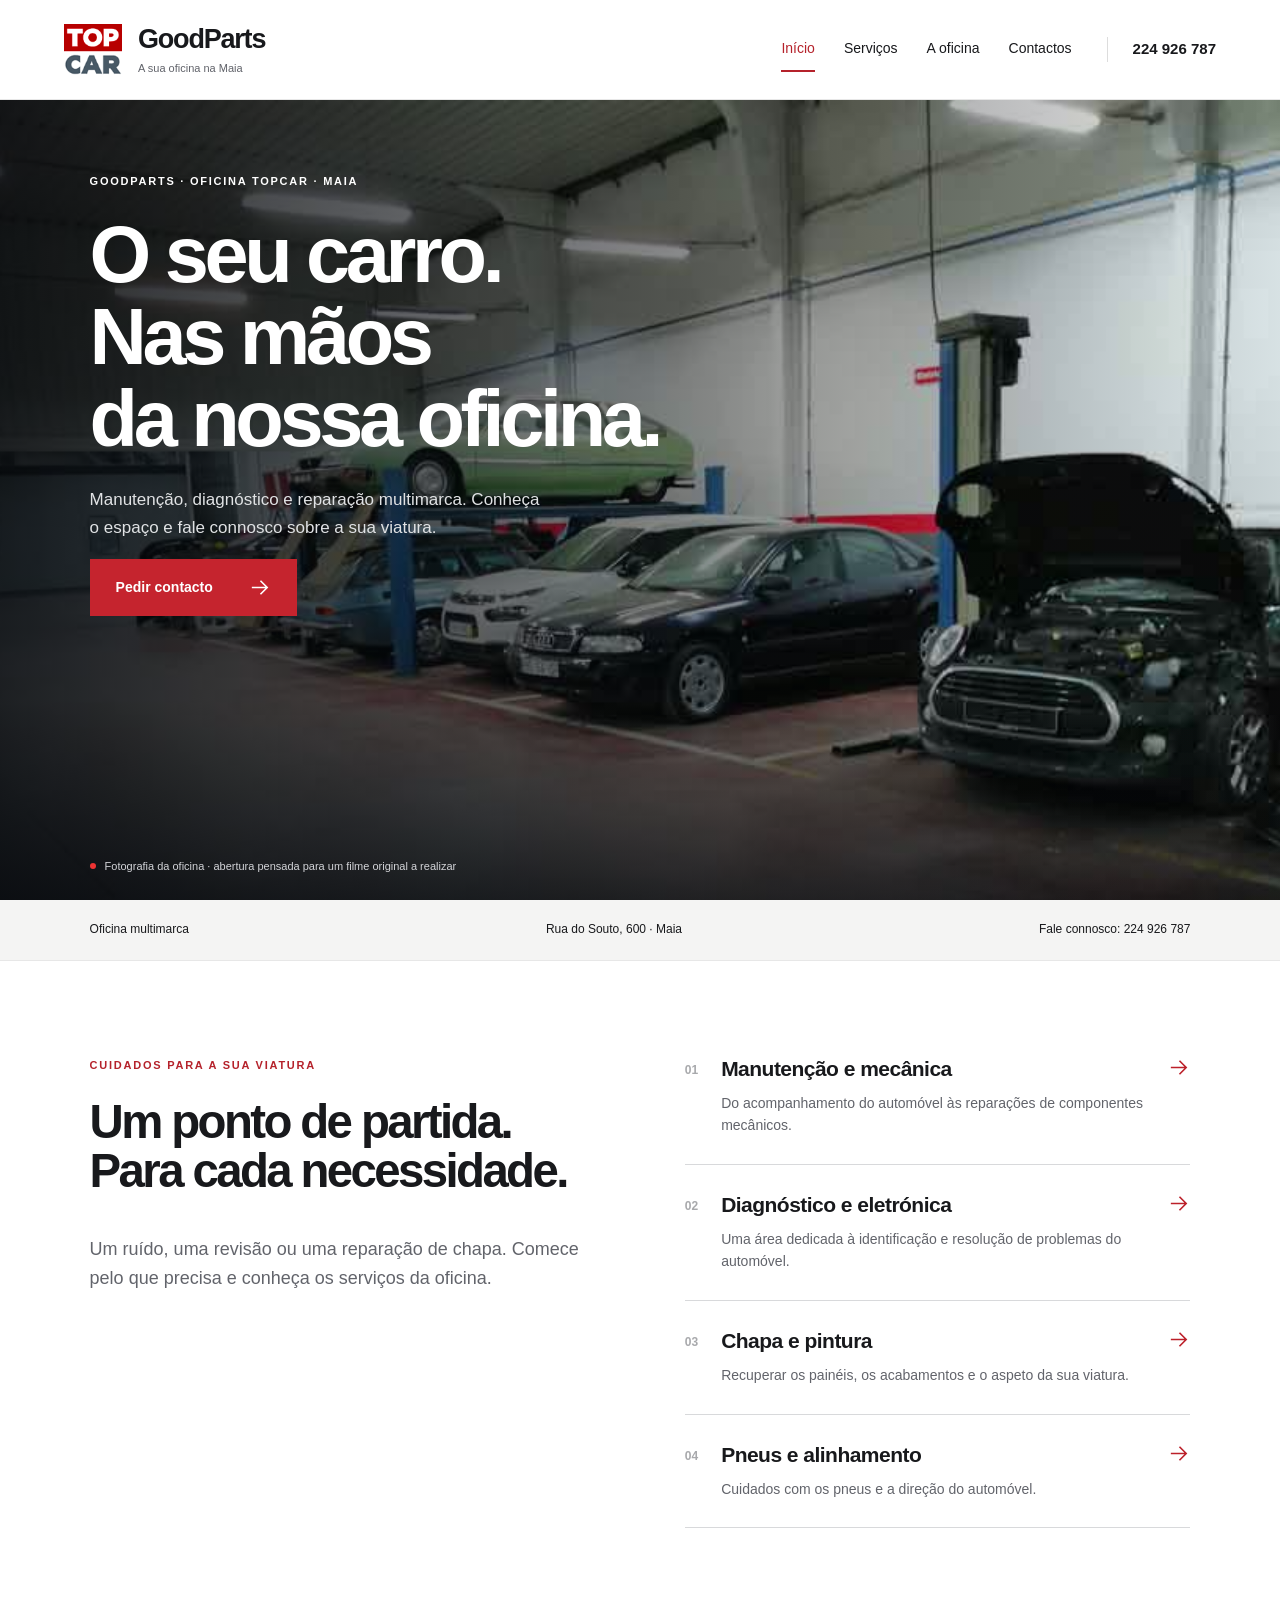
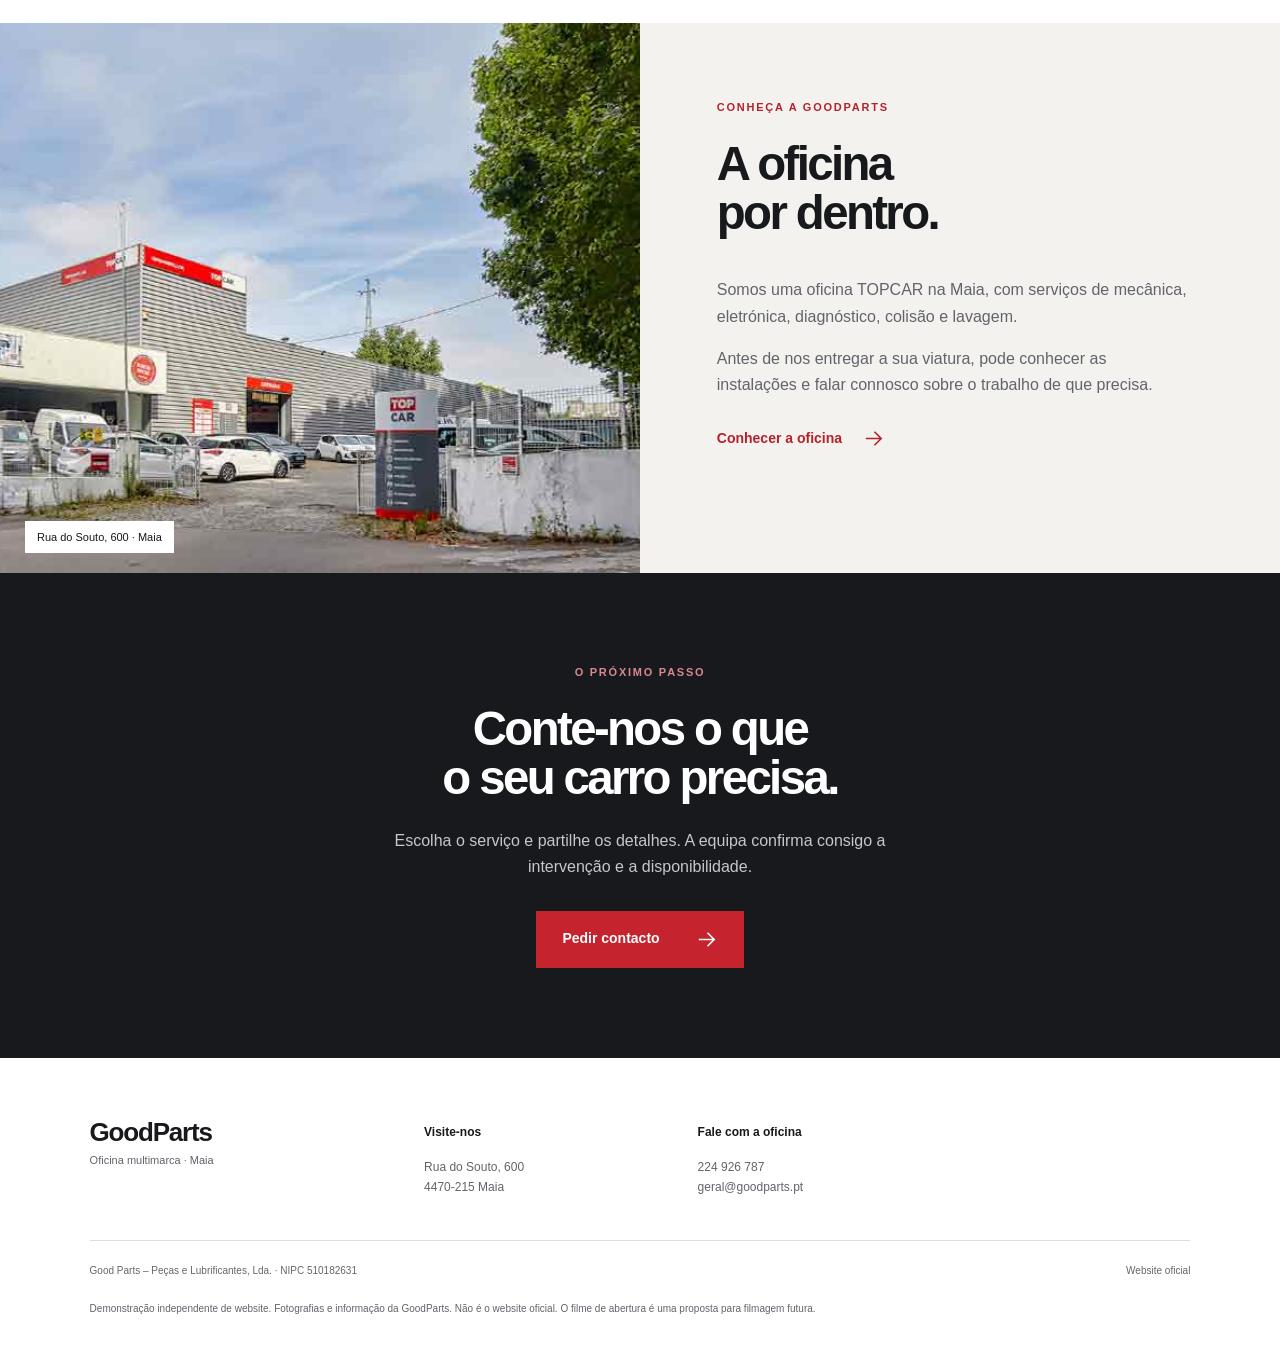
<file: index.html>
<!doctype html><html lang="pt-PT"><head><meta charset="utf-8"><meta name="viewport" content="width=device-width,initial-scale=1"><meta name="robots" content="noindex,nofollow"><title>Oficina multimarca na Maia · GoodParts</title><meta name="description" content="Conheça a oficina GoodParts, os serviços e as instalações na Maia."><link rel="stylesheet" href="style.css"><script defer src="script.js"></script></head><body><a class="skip" href="#main">Saltar para o conteúdo</a><header class="header"><a class="brand" href="index.html" aria-label="GoodParts, início"><img src="assets/logotipo_good_parts.gif" alt="TOPCAR" width="65" height="62"><span>GoodParts<small>A sua oficina na Maia</small></span></a><button class="menu" aria-expanded="false" aria-controls="navigation">Menu<span aria-hidden="true">+</span></button><nav id="navigation" aria-label="Navegação principal"><a href="index.html" aria-current="page">Início</a><a href="servicos.html">Serviços</a><a href="oficina.html">A oficina</a><a href="contactos.html">Contactos</a></nav><a class="header-call" href="tel:+351224926787">224 926 787</a></header><main id="main"><section class="hero"><img src="assets/empresa_05.jpg" alt="Interior da oficina GoodParts, com automóveis nos elevadores" fetchpriority="high" width="990" height="510"><div class="hero-content"><p class="eyebrow">GoodParts · Oficina TOPCAR · Maia</p><h1>O seu carro.<br>Nas mãos<br>da nossa oficina.</h1><p>Manutenção, diagnóstico e reparação multimarca. Conheça o espaço e fale connosco sobre a sua viatura.</p><a class="button" href="contactos.html">Pedir contacto<svg aria-hidden="true" viewBox="0 0 24 24"><path d="M4 12h15M13 5l7 7-7 7"/></svg></a></div><div class="hero-note"><span class="dot"></span> Fotografia da oficina · abertura pensada para um filme original a realizar</div></section><div class="quick"><span>Oficina multimarca</span><span>Rua do Souto, 600 · Maia</span><a href="tel:+351224926787">Fale connosco: 224 926 787</a></div><section class="section split"><div><p class="eyebrow">Cuidados para a sua viatura</p><h2>Um ponto de partida.<br>Para cada necessidade.</h2><p class="intro">Um ruído, uma revisão ou uma reparação de chapa. Comece pelo que precisa e conheça os serviços da oficina.</p></div><div><a class="service-row" href="servicos.html#mecanica"><span class="number">01</span><div><h3>Manutenção e mecânica</h3><p>Do acompanhamento do automóvel às reparações de componentes mecânicos.</p></div><svg aria-hidden="true" viewBox="0 0 24 24"><path d="M4 12h15M13 5l7 7-7 7"/></svg></a><a class="service-row" href="servicos.html#diagnostico"><span class="number">02</span><div><h3>Diagnóstico e eletrónica</h3><p>Uma área dedicada à identificação e resolução de problemas do automóvel.</p></div><svg aria-hidden="true" viewBox="0 0 24 24"><path d="M4 12h15M13 5l7 7-7 7"/></svg></a><a class="service-row" href="servicos.html#chapa"><span class="number">03</span><div><h3>Chapa e pintura</h3><p>Recuperar os painéis, os acabamentos e o aspeto da sua viatura.</p></div><svg aria-hidden="true" viewBox="0 0 24 24"><path d="M4 12h15M13 5l7 7-7 7"/></svg></a><a class="service-row" href="servicos.html#pneus"><span class="number">04</span><div><h3>Pneus e alinhamento</h3><p>Cuidados com os pneus e a direção do automóvel.</p></div><svg aria-hidden="true" viewBox="0 0 24 24"><path d="M4 12h15M13 5l7 7-7 7"/></svg></a></div></section><section class="workshop split"><div class="photo"><img src="assets/empresa_01.jpg" alt="Entrada das instalações GoodParts na Rua do Souto" loading="lazy" width="990" height="510"><span>Rua do Souto, 600 · Maia</span></div><div class="workshop-copy"><p class="eyebrow">Conheça a GoodParts</p><h2>A oficina<br>por dentro.</h2><p>Somos uma oficina TOPCAR na Maia, com serviços de mecânica, eletrónica, diagnóstico, colisão e lavagem.</p><p>Antes de nos entregar a sua viatura, pode conhecer as instalações e falar connosco sobre o trabalho de que precisa.</p><a class="text-link" href="oficina.html">Conhecer a oficina<svg aria-hidden="true" viewBox="0 0 24 24"><path d="M4 12h15M13 5l7 7-7 7"/></svg></a></div></section><section class="cta"><p class="eyebrow">O próximo passo</p><h2>Conte-nos o que<br>o seu carro precisa.</h2><p>Escolha o serviço e partilhe os detalhes. A equipa confirma consigo a intervenção e a disponibilidade.</p><a class="button" href="contactos.html">Pedir contacto<svg aria-hidden="true" viewBox="0 0 24 24"><path d="M4 12h15M13 5l7 7-7 7"/></svg></a></section></main><footer><div class="foot-main"><div class="brand footbrand"><span>GoodParts<small>Oficina multimarca · Maia</small></span></div><div><b>Visite-nos</b><p>Rua do Souto, 600<br>4470-215 Maia</p></div><div><b>Fale com a oficina</b><p><a href="tel:+351224926787">224 926 787</a><br><a href="mailto:geral@goodparts.pt">geral@goodparts.pt</a></p></div></div><div class="foot-bottom"><span>Good Parts – Peças e Lubrificantes, Lda. · NIPC 510182631</span><a href="https://www.goodparts.pt/" rel="noopener">Website oficial</a></div><p class="demo">Demonstração independente de website. Fotografias e informação da GoodParts. Não é o website oficial. O filme de abertura é uma proposta para filmagem futura.</p></footer><dialog id="lightbox"><button class="close" aria-label="Fechar fotografia">Fechar <span aria-hidden="true">×</span></button><img alt=""><p></p></dialog></body></html>
</file>
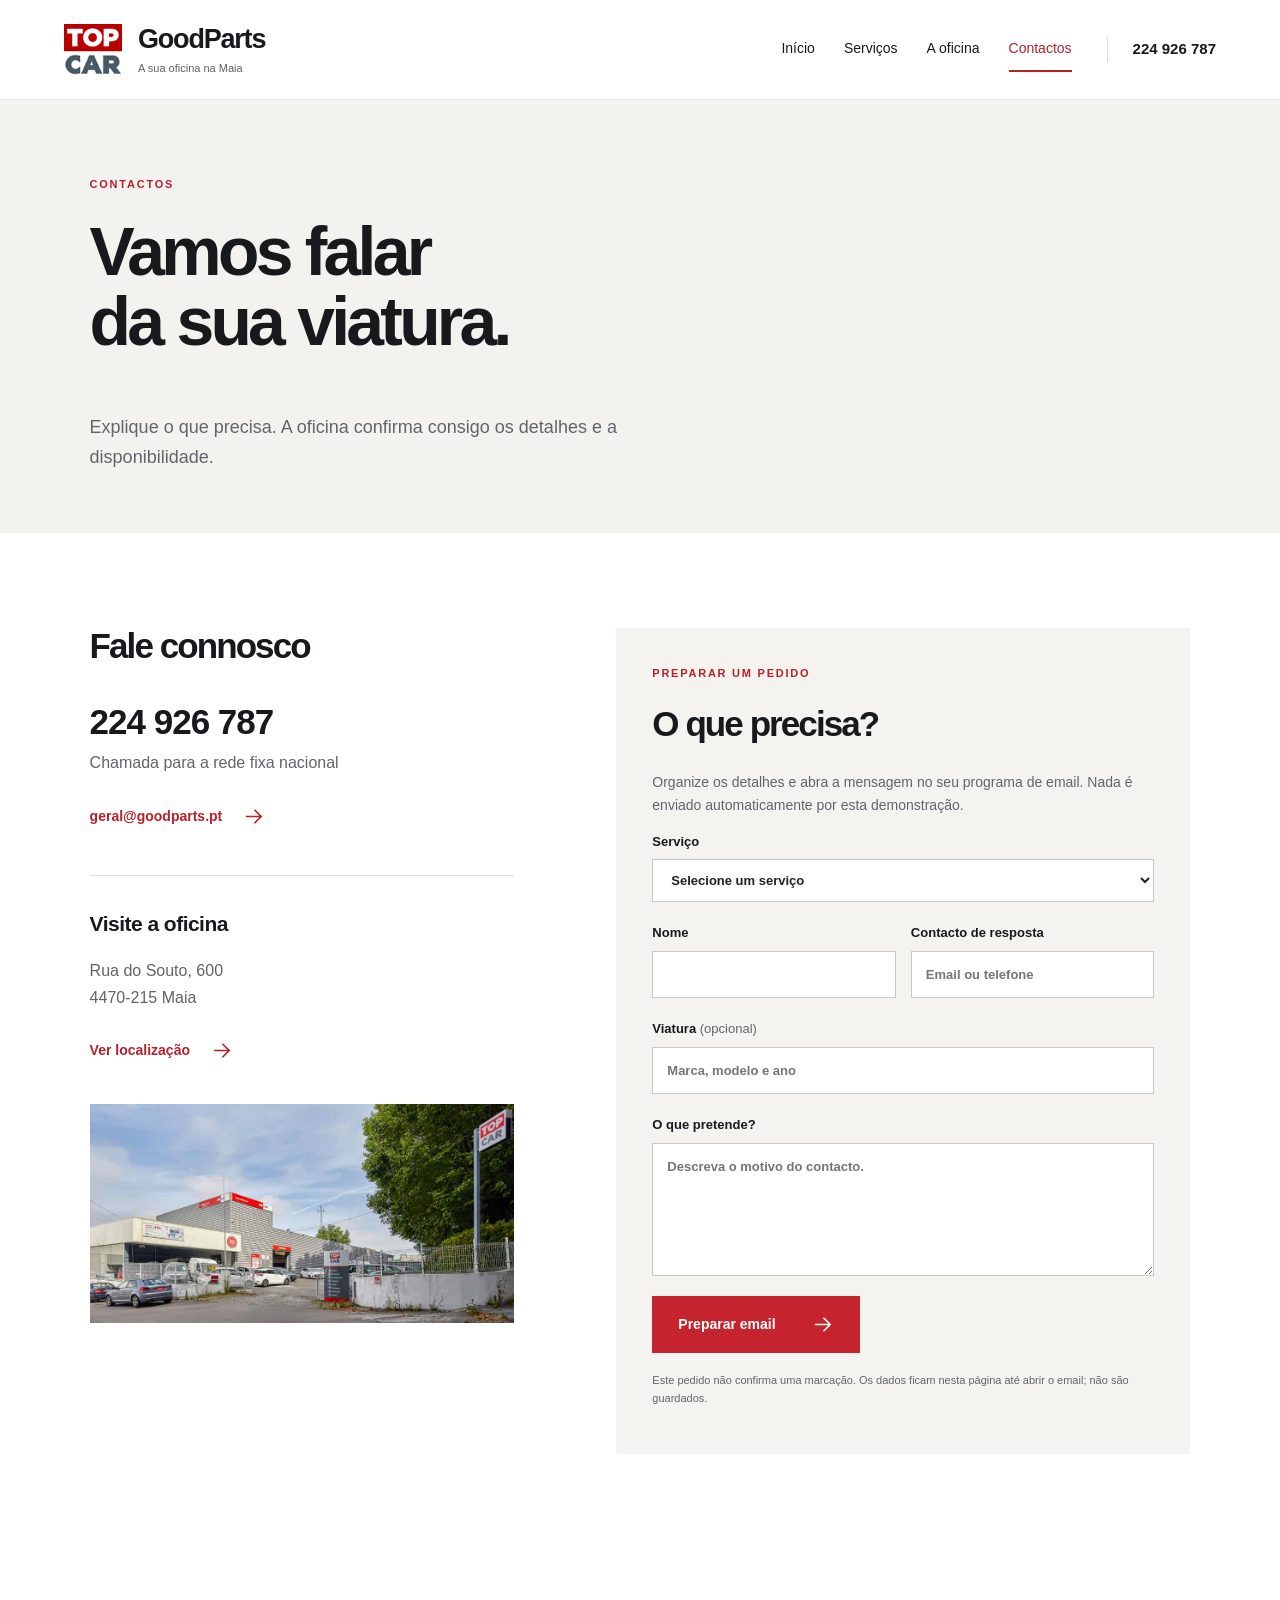
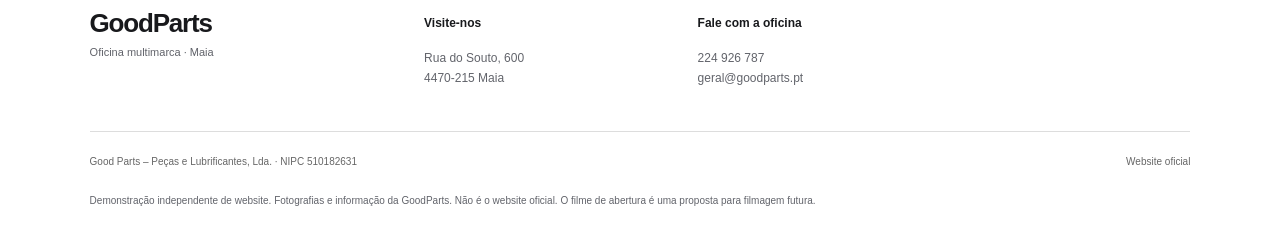
<file: contactos.html>
<!doctype html><html lang="pt-PT"><head><meta charset="utf-8"><meta name="viewport" content="width=device-width,initial-scale=1"><meta name="robots" content="noindex,nofollow"><title>Contactos e pedido de informação · GoodParts</title><meta name="description" content="Contacte a GoodParts na Maia para manutenção, reparação ou informações sobre a sua viatura."><link rel="stylesheet" href="style.css"><script defer src="script.js"></script></head><body><a class="skip" href="#main">Saltar para o conteúdo</a><header class="header"><a class="brand" href="index.html" aria-label="GoodParts, início"><img src="assets/logotipo_good_parts.gif" alt="TOPCAR" width="65" height="62"><span>GoodParts<small>A sua oficina na Maia</small></span></a><button class="menu" aria-expanded="false" aria-controls="navigation">Menu<span aria-hidden="true">+</span></button><nav id="navigation" aria-label="Navegação principal"><a href="index.html">Início</a><a href="servicos.html">Serviços</a><a href="oficina.html">A oficina</a><a href="contactos.html" aria-current="page">Contactos</a></nav><a class="header-call" href="tel:+351224926787">224 926 787</a></header><main id="main"><section class="page-head"><p class="eyebrow">Contactos</p><h1>Vamos falar<br>da sua viatura.</h1><p>Explique o que precisa. A oficina confirma consigo os detalhes e a disponibilidade.</p></section><section class="section contact-layout"><div><h2>Fale connosco</h2><a class="big-phone" href="tel:+351224926787">224 926 787</a><p>Chamada para a rede fixa nacional</p><a class="text-link" href="mailto:geral@goodparts.pt">geral@goodparts.pt<svg aria-hidden="true" viewBox="0 0 24 24"><path d="M4 12h15M13 5l7 7-7 7"/></svg></a><hr><h3>Visite a oficina</h3><p>Rua do Souto, 600<br>4470-215 Maia</p><a class="text-link" href="https://www.google.com/maps/search/?api=1&query=GoodParts%20Rua%20do%20Souto%20600%20Maia">Ver localização<svg aria-hidden="true" viewBox="0 0 24 24"><path d="M4 12h15M13 5l7 7-7 7"/></svg></a><img class="contact-photo" src="assets/empresa_01.jpg" alt="Fachada da GoodParts para identificar a entrada" loading="lazy" width="990" height="510"></div><div class="request"><p class="eyebrow">Preparar um pedido</p><h2>O que precisa?</h2><p>Organize os detalhes e abra a mensagem no seu programa de email. Nada é enviado automaticamente por esta demonstração.</p><form id="request-form"><label>Serviço<select name="service" required><option value="">Selecione um serviço</option><option value="mecanica">Manutenção e mecânica</option><option value="diagnostico">Diagnóstico e eletrónica</option><option value="chapa">Chapa e pintura</option><option value="pneus">Pneus e alinhamento</option><option value="frota">Frota de empresa</option><option value="outro">Outro assunto</option></select></label><div class="form-grid"><label>Nome<input name="name" autocomplete="name" required maxlength="100"></label><label>Contacto de resposta<input name="contact" autocomplete="email" placeholder="Email ou telefone" required maxlength="120"></label></div><label>Viatura <span class="optional">(opcional)</span><input name="car" placeholder="Marca, modelo e ano" maxlength="150"></label><label>O que pretende?<textarea name="message" rows="5" required maxlength="2000" placeholder="Descreva o motivo do contacto."></textarea></label><button class="button" type="submit">Preparar email<svg aria-hidden="true" viewBox="0 0 24 24"><path d="M4 12h15M13 5l7 7-7 7"/></svg></button><p class="form-result" role="status" hidden></p><p class="small">Este pedido não confirma uma marcação. Os dados ficam nesta página até abrir o email; não são guardados.</p></form></div></section></main><footer><div class="foot-main"><div class="brand footbrand"><span>GoodParts<small>Oficina multimarca · Maia</small></span></div><div><b>Visite-nos</b><p>Rua do Souto, 600<br>4470-215 Maia</p></div><div><b>Fale com a oficina</b><p><a href="tel:+351224926787">224 926 787</a><br><a href="mailto:geral@goodparts.pt">geral@goodparts.pt</a></p></div></div><div class="foot-bottom"><span>Good Parts – Peças e Lubrificantes, Lda. · NIPC 510182631</span><a href="https://www.goodparts.pt/" rel="noopener">Website oficial</a></div><p class="demo">Demonstração independente de website. Fotografias e informação da GoodParts. Não é o website oficial. O filme de abertura é uma proposta para filmagem futura.</p></footer><dialog id="lightbox"><button class="close" aria-label="Fechar fotografia">Fechar <span aria-hidden="true">×</span></button><img alt=""><p></p></dialog></body></html>
</file>
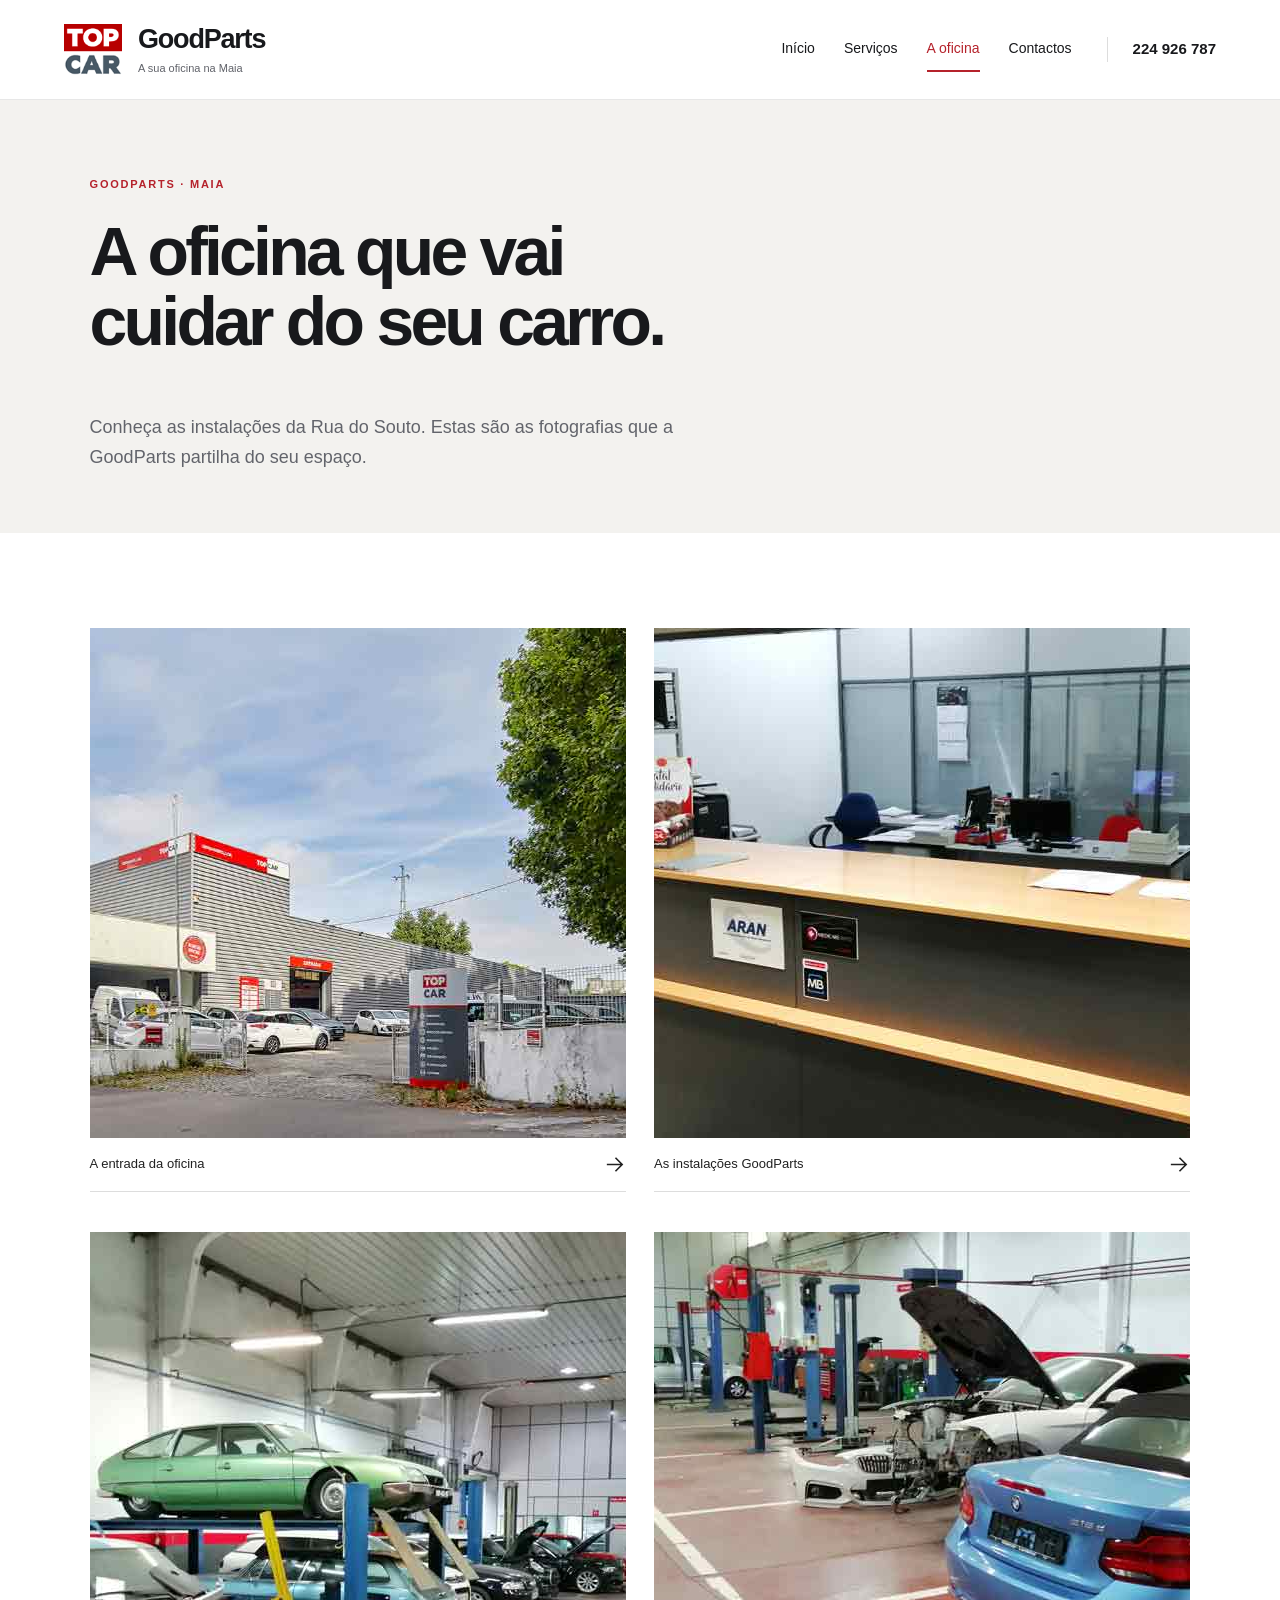
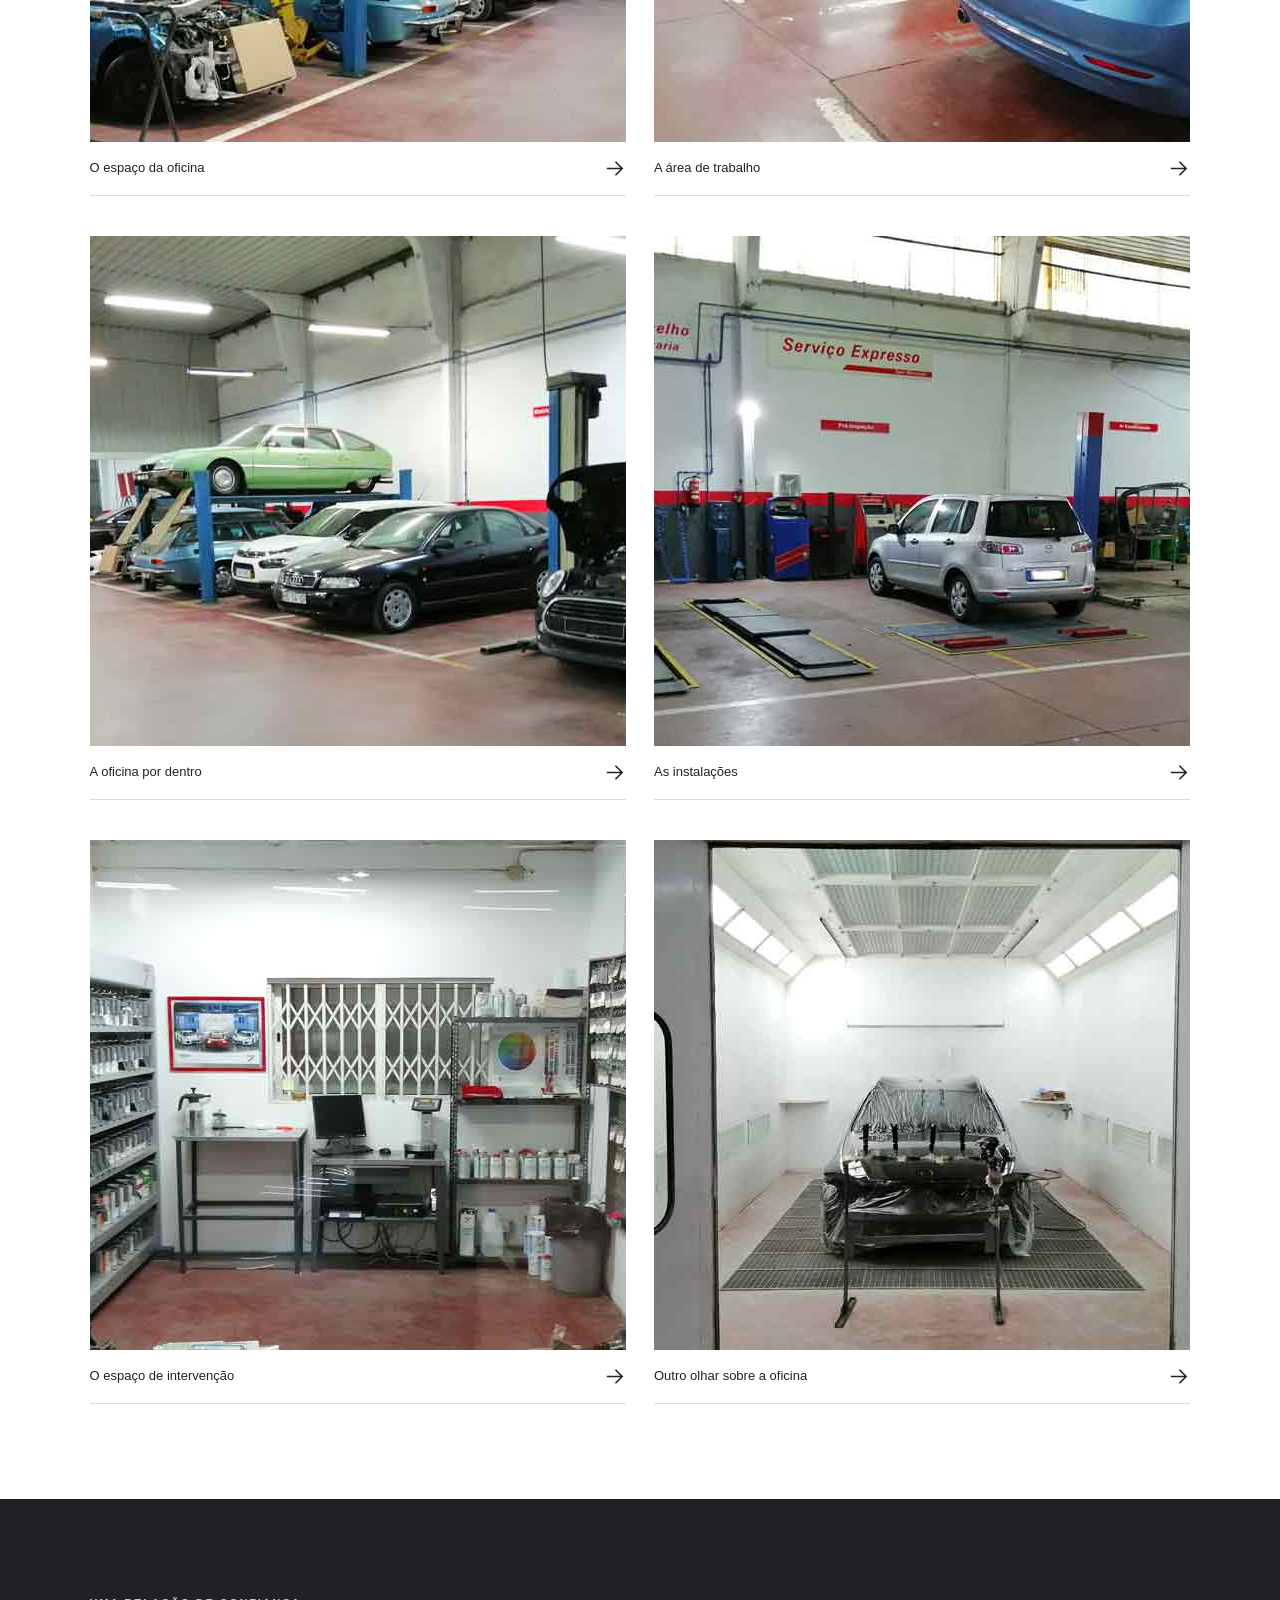
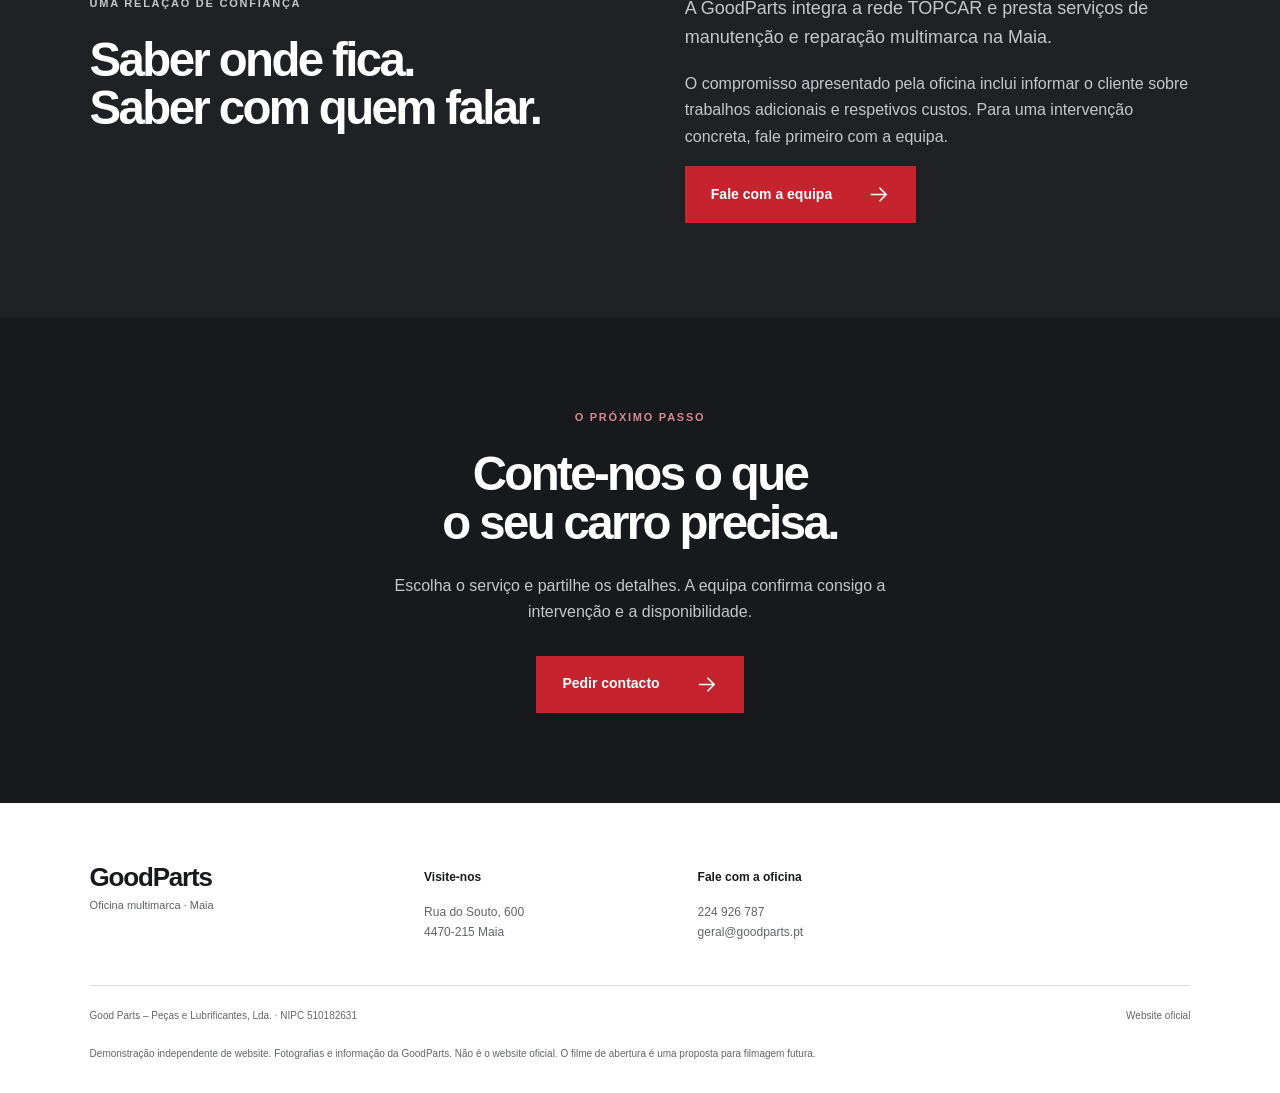
<file: oficina.html>
<!doctype html><html lang="pt-PT"><head><meta charset="utf-8"><meta name="viewport" content="width=device-width,initial-scale=1"><meta name="robots" content="noindex,nofollow"><title>Conheça a oficina · GoodParts</title><meta name="description" content="Fotografias das instalações e apresentação da GoodParts, oficina TOPCAR na Maia."><link rel="stylesheet" href="style.css"><script defer src="script.js"></script></head><body><a class="skip" href="#main">Saltar para o conteúdo</a><header class="header"><a class="brand" href="index.html" aria-label="GoodParts, início"><img src="assets/logotipo_good_parts.gif" alt="TOPCAR" width="65" height="62"><span>GoodParts<small>A sua oficina na Maia</small></span></a><button class="menu" aria-expanded="false" aria-controls="navigation">Menu<span aria-hidden="true">+</span></button><nav id="navigation" aria-label="Navegação principal"><a href="index.html">Início</a><a href="servicos.html">Serviços</a><a href="oficina.html" aria-current="page">A oficina</a><a href="contactos.html">Contactos</a></nav><a class="header-call" href="tel:+351224926787">224 926 787</a></header><main id="main"><section class="page-head"><p class="eyebrow">GoodParts · Maia</p><h1>A oficina que vai<br>cuidar do seu carro.</h1><p>Conheça as instalações da Rua do Souto. Estas são as fotografias que a GoodParts partilha do seu espaço.</p></section><section class="section gallery"><button class="gallery-item" data-photo="assets/empresa_01.jpg" data-caption="A entrada da oficina"><img src="assets/empresa_01.jpg" alt="A entrada da oficina" width="990" height="510" loading="lazy"><span>A entrada da oficina<svg aria-hidden="true" viewBox="0 0 24 24"><path d="M4 12h15M13 5l7 7-7 7"/></svg></span></button><button class="gallery-item" data-photo="assets/empresa_02.jpg" data-caption="As instalações GoodParts"><img src="assets/empresa_02.jpg" alt="As instalações GoodParts" width="990" height="510" loading="lazy"><span>As instalações GoodParts<svg aria-hidden="true" viewBox="0 0 24 24"><path d="M4 12h15M13 5l7 7-7 7"/></svg></span></button><button class="gallery-item" data-photo="assets/empresa_03.jpg" data-caption="O espaço da oficina"><img src="assets/empresa_03.jpg" alt="O espaço da oficina" width="990" height="510" loading="lazy"><span>O espaço da oficina<svg aria-hidden="true" viewBox="0 0 24 24"><path d="M4 12h15M13 5l7 7-7 7"/></svg></span></button><button class="gallery-item" data-photo="assets/empresa_04.jpg" data-caption="A área de trabalho"><img src="assets/empresa_04.jpg" alt="A área de trabalho" width="990" height="510" loading="lazy"><span>A área de trabalho<svg aria-hidden="true" viewBox="0 0 24 24"><path d="M4 12h15M13 5l7 7-7 7"/></svg></span></button><button class="gallery-item" data-photo="assets/empresa_05.jpg" data-caption="A oficina por dentro"><img src="assets/empresa_05.jpg" alt="A oficina por dentro" width="990" height="510" loading="lazy"><span>A oficina por dentro<svg aria-hidden="true" viewBox="0 0 24 24"><path d="M4 12h15M13 5l7 7-7 7"/></svg></span></button><button class="gallery-item" data-photo="assets/empresa_06.jpg" data-caption="As instalações"><img src="assets/empresa_06.jpg" alt="As instalações" width="990" height="510" loading="lazy"><span>As instalações<svg aria-hidden="true" viewBox="0 0 24 24"><path d="M4 12h15M13 5l7 7-7 7"/></svg></span></button><button class="gallery-item" data-photo="assets/empresa_07.jpg" data-caption="O espaço de intervenção"><img src="assets/empresa_07.jpg" alt="O espaço de intervenção" width="990" height="510" loading="lazy"><span>O espaço de intervenção<svg aria-hidden="true" viewBox="0 0 24 24"><path d="M4 12h15M13 5l7 7-7 7"/></svg></span></button><button class="gallery-item" data-photo="assets/empresa_08.jpg" data-caption="Outro olhar sobre a oficina"><img src="assets/empresa_08.jpg" alt="Outro olhar sobre a oficina" width="990" height="510" loading="lazy"><span>Outro olhar sobre a oficina<svg aria-hidden="true" viewBox="0 0 24 24"><path d="M4 12h15M13 5l7 7-7 7"/></svg></span></button></section><section class="section dark split"><div><p class="eyebrow">Uma relação de confiança</p><h2>Saber onde fica.<br>Saber com quem falar.</h2></div><div><p class="intro">A GoodParts integra a rede TOPCAR e presta serviços de manutenção e reparação multimarca na Maia.</p><p>O compromisso apresentado pela oficina inclui informar o cliente sobre trabalhos adicionais e respetivos custos. Para uma intervenção concreta, fale primeiro com a equipa.</p><a class="button" href="contactos.html">Fale com a equipa<svg aria-hidden="true" viewBox="0 0 24 24"><path d="M4 12h15M13 5l7 7-7 7"/></svg></a></div></section><section class="cta"><p class="eyebrow">O próximo passo</p><h2>Conte-nos o que<br>o seu carro precisa.</h2><p>Escolha o serviço e partilhe os detalhes. A equipa confirma consigo a intervenção e a disponibilidade.</p><a class="button" href="contactos.html">Pedir contacto<svg aria-hidden="true" viewBox="0 0 24 24"><path d="M4 12h15M13 5l7 7-7 7"/></svg></a></section></main><footer><div class="foot-main"><div class="brand footbrand"><span>GoodParts<small>Oficina multimarca · Maia</small></span></div><div><b>Visite-nos</b><p>Rua do Souto, 600<br>4470-215 Maia</p></div><div><b>Fale com a oficina</b><p><a href="tel:+351224926787">224 926 787</a><br><a href="mailto:geral@goodparts.pt">geral@goodparts.pt</a></p></div></div><div class="foot-bottom"><span>Good Parts – Peças e Lubrificantes, Lda. · NIPC 510182631</span><a href="https://www.goodparts.pt/" rel="noopener">Website oficial</a></div><p class="demo">Demonstração independente de website. Fotografias e informação da GoodParts. Não é o website oficial. O filme de abertura é uma proposta para filmagem futura.</p></footer><dialog id="lightbox"><button class="close" aria-label="Fechar fotografia">Fechar <span aria-hidden="true">×</span></button><img alt=""><p></p></dialog></body></html>
</file>
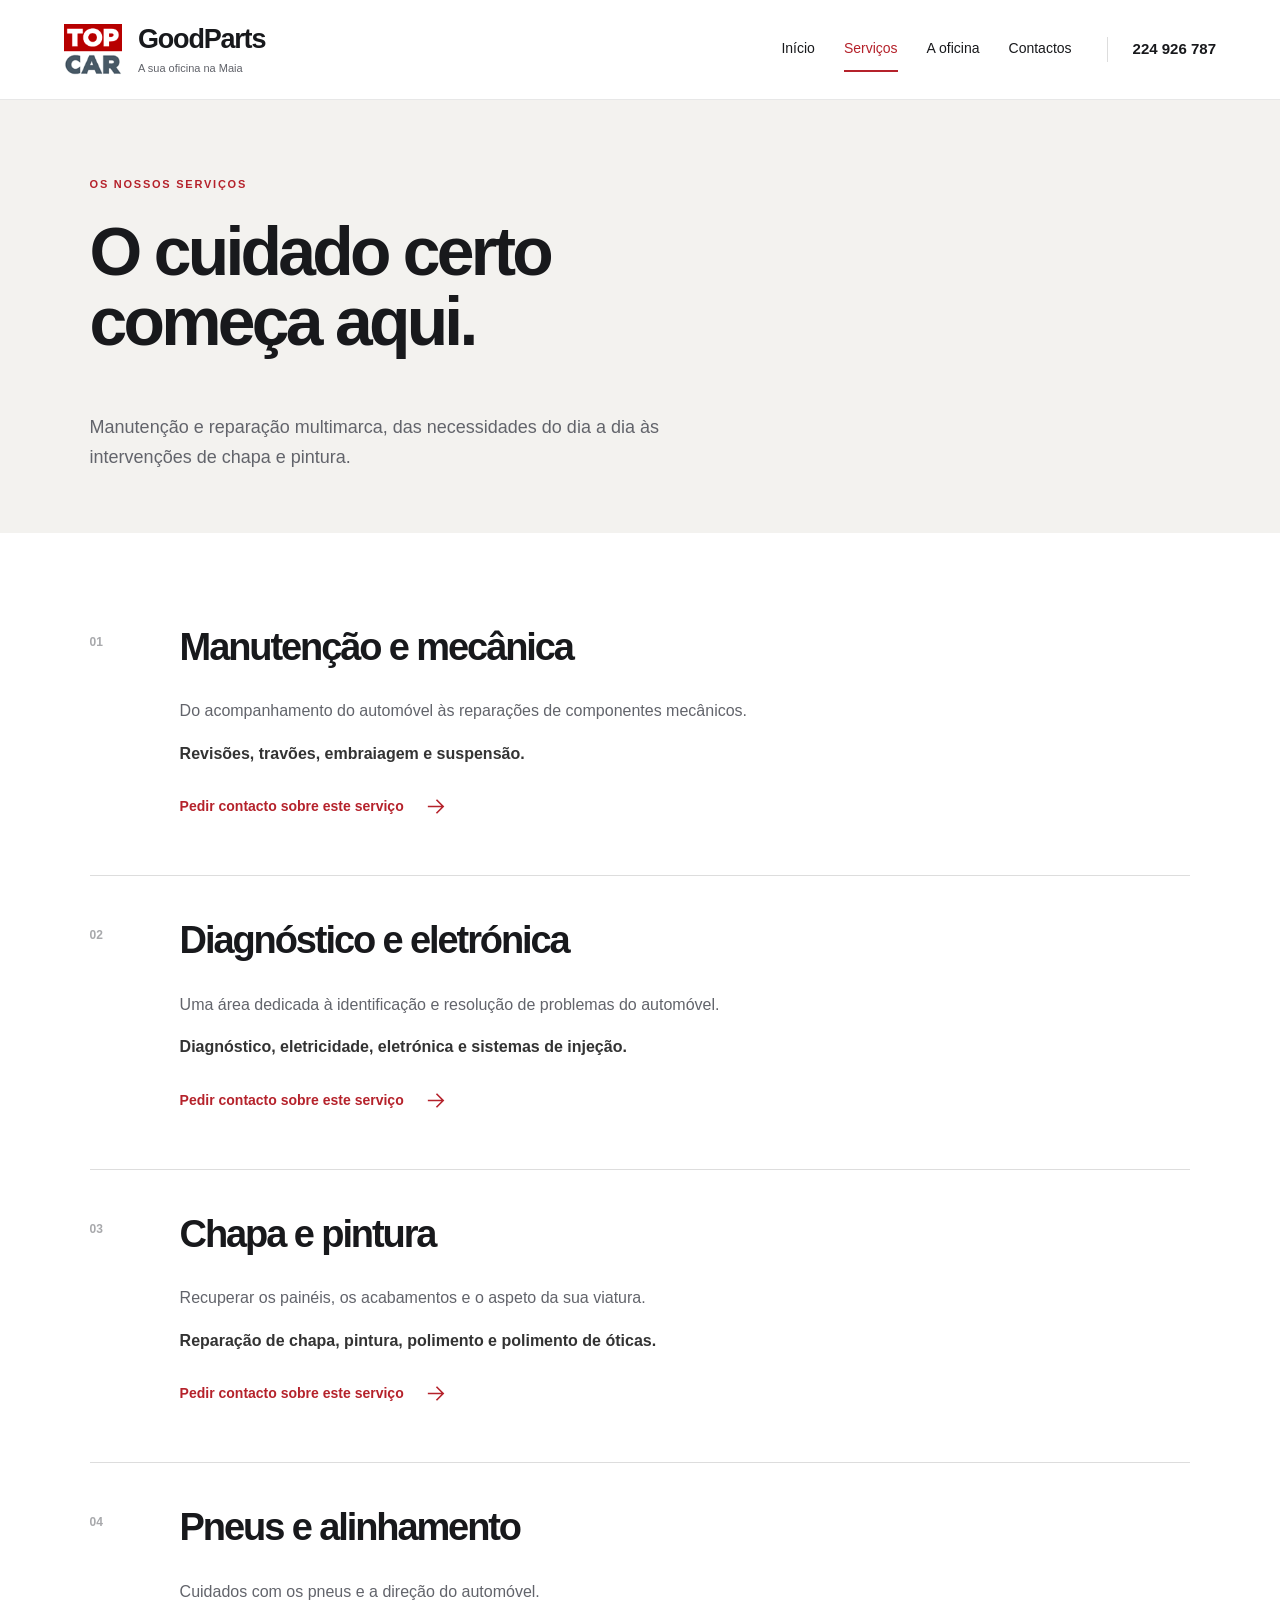
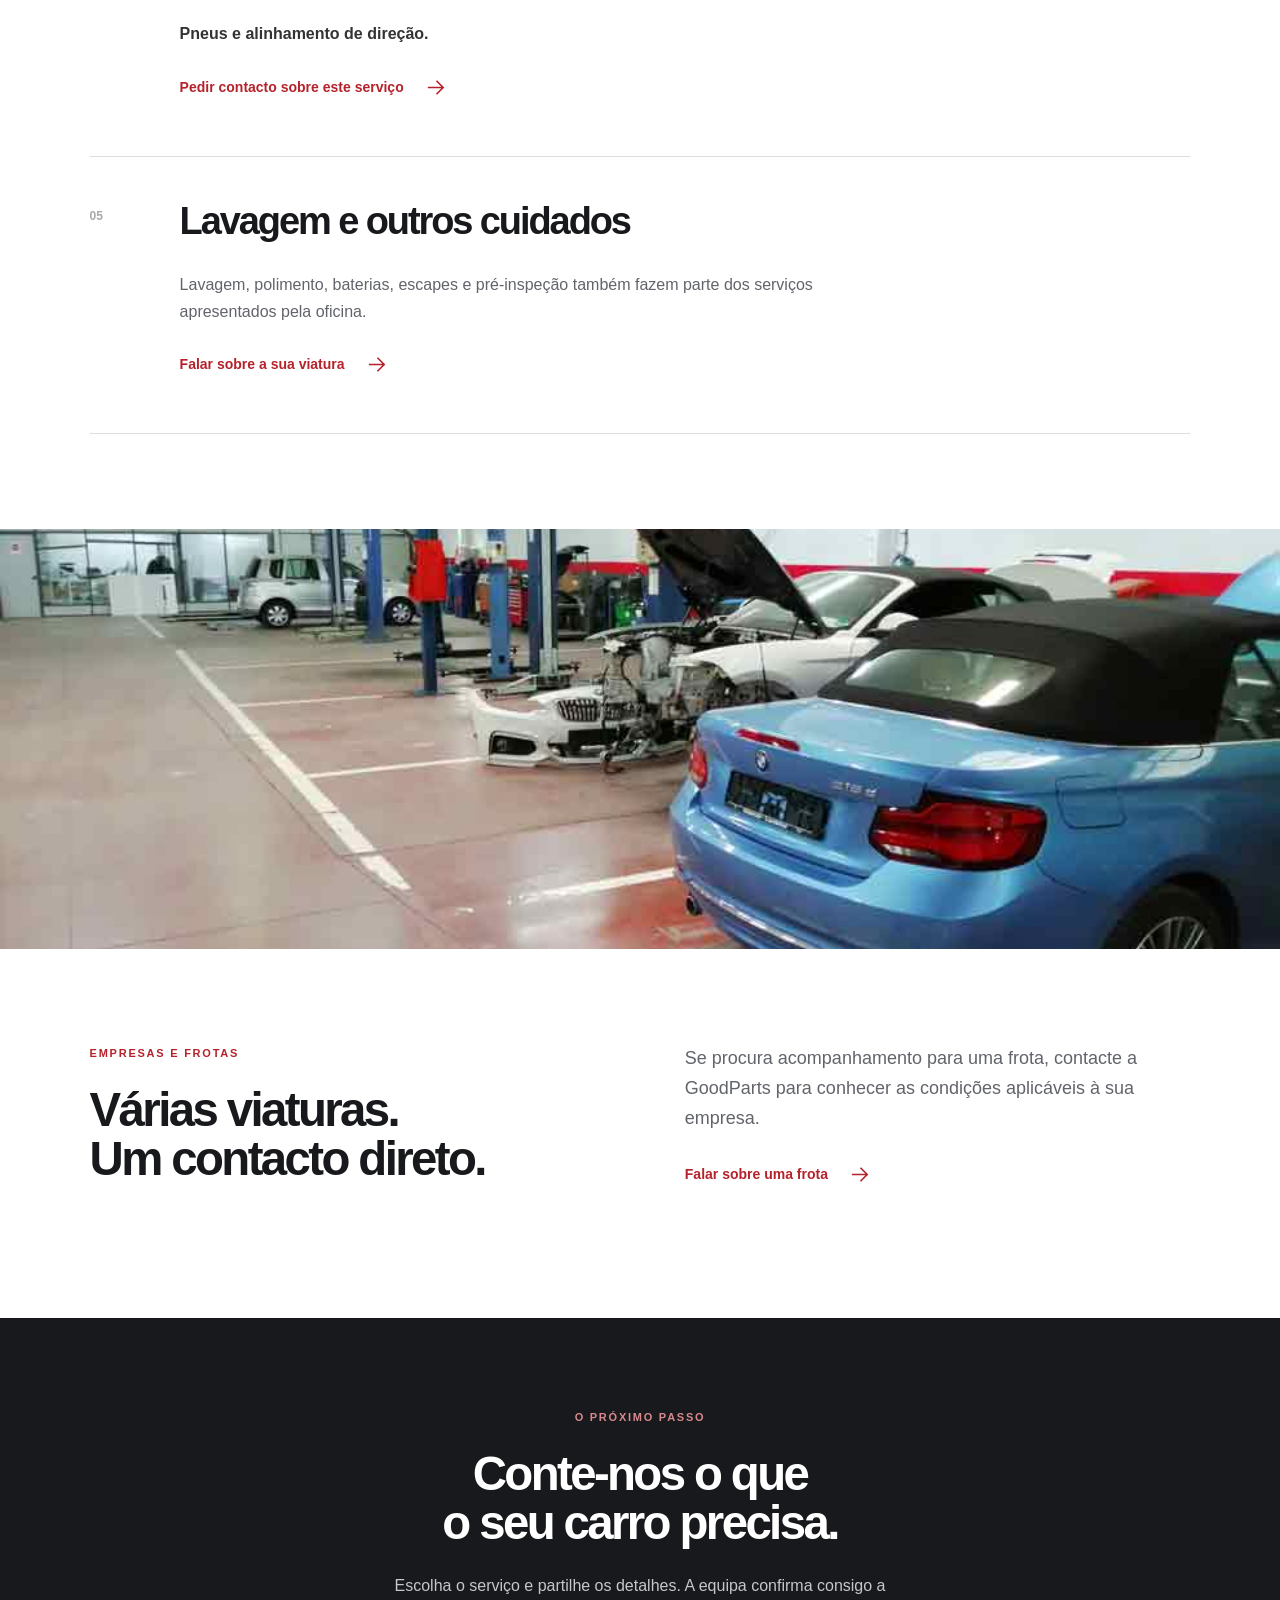
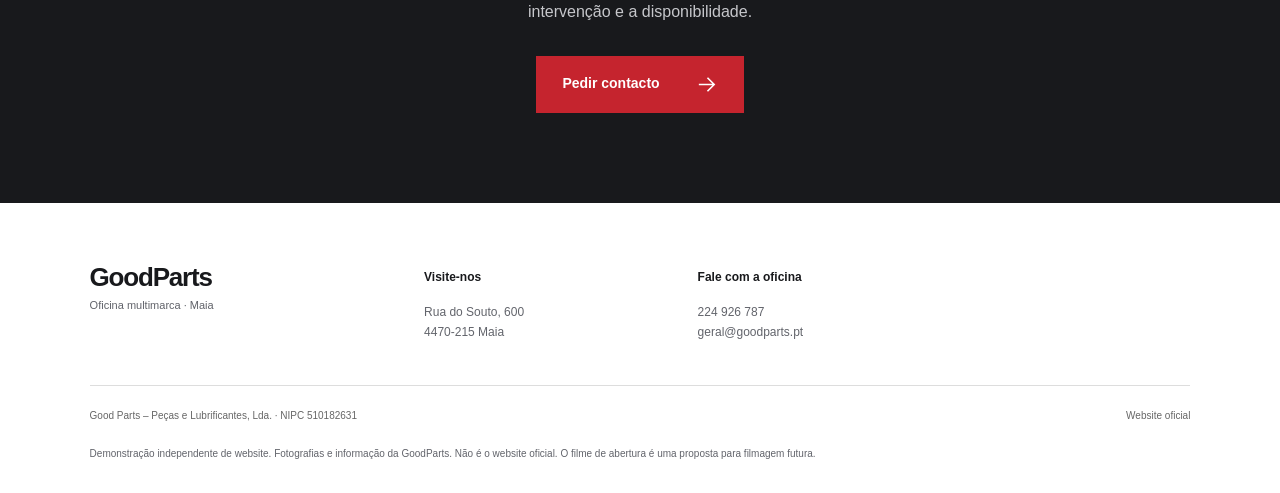
<file: servicos.html>
<!doctype html><html lang="pt-PT"><head><meta charset="utf-8"><meta name="viewport" content="width=device-width,initial-scale=1"><meta name="robots" content="noindex,nofollow"><title>Serviços de manutenção e reparação · GoodParts</title><meta name="description" content="Mecânica, diagnóstico, chapa e pintura, pneus e outros cuidados automóveis na GoodParts."><link rel="stylesheet" href="style.css"><script defer src="script.js"></script></head><body><a class="skip" href="#main">Saltar para o conteúdo</a><header class="header"><a class="brand" href="index.html" aria-label="GoodParts, início"><img src="assets/logotipo_good_parts.gif" alt="TOPCAR" width="65" height="62"><span>GoodParts<small>A sua oficina na Maia</small></span></a><button class="menu" aria-expanded="false" aria-controls="navigation">Menu<span aria-hidden="true">+</span></button><nav id="navigation" aria-label="Navegação principal"><a href="index.html">Início</a><a href="servicos.html" aria-current="page">Serviços</a><a href="oficina.html">A oficina</a><a href="contactos.html">Contactos</a></nav><a class="header-call" href="tel:+351224926787">224 926 787</a></header><main id="main"><section class="page-head"><p class="eyebrow">Os nossos serviços</p><h1>O cuidado certo<br>começa aqui.</h1><p>Manutenção e reparação multimarca, das necessidades do dia a dia às intervenções de chapa e pintura.</p></section><div class="section details"><section class="detail-row" id="mecanica"><span class="number">01</span><div><h2>Manutenção e mecânica</h2><p>Do acompanhamento do automóvel às reparações de componentes mecânicos.</p><p class="detail-list">Revisões, travões, embraiagem e suspensão.</p><a class="text-link" href="contactos.html?servico=mecanica">Pedir contacto sobre este serviço<svg aria-hidden="true" viewBox="0 0 24 24"><path d="M4 12h15M13 5l7 7-7 7"/></svg></a></div></section><section class="detail-row" id="diagnostico"><span class="number">02</span><div><h2>Diagnóstico e eletrónica</h2><p>Uma área dedicada à identificação e resolução de problemas do automóvel.</p><p class="detail-list">Diagnóstico, eletricidade, eletrónica e sistemas de injeção.</p><a class="text-link" href="contactos.html?servico=diagnostico">Pedir contacto sobre este serviço<svg aria-hidden="true" viewBox="0 0 24 24"><path d="M4 12h15M13 5l7 7-7 7"/></svg></a></div></section><section class="detail-row" id="chapa"><span class="number">03</span><div><h2>Chapa e pintura</h2><p>Recuperar os painéis, os acabamentos e o aspeto da sua viatura.</p><p class="detail-list">Reparação de chapa, pintura, polimento e polimento de óticas.</p><a class="text-link" href="contactos.html?servico=chapa">Pedir contacto sobre este serviço<svg aria-hidden="true" viewBox="0 0 24 24"><path d="M4 12h15M13 5l7 7-7 7"/></svg></a></div></section><section class="detail-row" id="pneus"><span class="number">04</span><div><h2>Pneus e alinhamento</h2><p>Cuidados com os pneus e a direção do automóvel.</p><p class="detail-list">Pneus e alinhamento de direção.</p><a class="text-link" href="contactos.html?servico=pneus">Pedir contacto sobre este serviço<svg aria-hidden="true" viewBox="0 0 24 24"><path d="M4 12h15M13 5l7 7-7 7"/></svg></a></div></section><section class="detail-row"><span class="number">05</span><div><h2>Lavagem e outros cuidados</h2><p>Lavagem, polimento, baterias, escapes e pré-inspeção também fazem parte dos serviços apresentados pela oficina.</p><a class="text-link" href="contactos.html?servico=outro">Falar sobre a sua viatura<svg aria-hidden="true" viewBox="0 0 24 24"><path d="M4 12h15M13 5l7 7-7 7"/></svg></a></div></section></div><section class="wide-photo"><img src="assets/empresa_04.jpg" alt="Instalações da oficina GoodParts" loading="lazy" width="990" height="510"></section><section class="section split"><div><p class="eyebrow">Empresas e frotas</p><h2>Várias viaturas.<br>Um contacto direto.</h2></div><div><p class="intro">Se procura acompanhamento para uma frota, contacte a GoodParts para conhecer as condições aplicáveis à sua empresa.</p><a class="text-link" href="contactos.html?servico=frota">Falar sobre uma frota<svg aria-hidden="true" viewBox="0 0 24 24"><path d="M4 12h15M13 5l7 7-7 7"/></svg></a></div></section><section class="cta"><p class="eyebrow">O próximo passo</p><h2>Conte-nos o que<br>o seu carro precisa.</h2><p>Escolha o serviço e partilhe os detalhes. A equipa confirma consigo a intervenção e a disponibilidade.</p><a class="button" href="contactos.html">Pedir contacto<svg aria-hidden="true" viewBox="0 0 24 24"><path d="M4 12h15M13 5l7 7-7 7"/></svg></a></section></main><footer><div class="foot-main"><div class="brand footbrand"><span>GoodParts<small>Oficina multimarca · Maia</small></span></div><div><b>Visite-nos</b><p>Rua do Souto, 600<br>4470-215 Maia</p></div><div><b>Fale com a oficina</b><p><a href="tel:+351224926787">224 926 787</a><br><a href="mailto:geral@goodparts.pt">geral@goodparts.pt</a></p></div></div><div class="foot-bottom"><span>Good Parts – Peças e Lubrificantes, Lda. · NIPC 510182631</span><a href="https://www.goodparts.pt/" rel="noopener">Website oficial</a></div><p class="demo">Demonstração independente de website. Fotografias e informação da GoodParts. Não é o website oficial. O filme de abertura é uma proposta para filmagem futura.</p></footer><dialog id="lightbox"><button class="close" aria-label="Fechar fotografia">Fechar <span aria-hidden="true">×</span></button><img alt=""><p></p></dialog></body></html>
</file>
<file: style.css>
*{box-sizing:border-box}html{scroll-behavior:smooth;scroll-padding-top:110px}body{margin:0;background:#fff;color:#18191c;font-family:Arial,Helvetica,sans-serif;line-height:1.65}a{color:inherit;text-decoration:none}button,input,select,textarea{font:inherit}button,a,input,select,textarea{-webkit-tap-highlight-color:transparent}button{cursor:pointer}img{max-width:100%;display:block}svg{width:23px;height:23px;fill:none;stroke:currentColor;stroke-width:1.7;flex:none}h1,h2,h3,p{margin-top:0}h1,h2{font-weight:600;letter-spacing:-.055em;line-height:1.03}h1{font-size:clamp(50px,6.2vw,88px)}h2{font-size:clamp(35px,3.7vw,54px)}h3{font-size:21px;line-height:1.25;letter-spacing:-.025em}p{color:#62646b}a:focus-visible,button:focus-visible,input:focus-visible,select:focus-visible,textarea:focus-visible{outline:3px solid #c62028;outline-offset:5px}.skip{position:absolute;left:20px;top:-60px;background:white;z-index:100;padding:12px}.skip:focus{top:12px}.header{height:100px;padding:0 5vw;display:flex;align-items:center;gap:35px;background:#fff;position:sticky;top:0;z-index:20;border-bottom:1px solid #e7e7e7}.brand{display:flex;align-items:center;gap:16px;font-weight:700;font-size:27px;letter-spacing:-1.2px;line-height:1.1}.brand img{width:58px;height:auto}.brand small{display:block;font-weight:400;letter-spacing:0;font-size:11px;margin-top:8px;color:#61636a}.header nav{display:flex;gap:29px;margin-left:auto;font-size:14px}.header nav a{padding:10px 0}.header nav [aria-current]{color:#b5222b;border-bottom:2px solid}.header-call{font-weight:600;font-size:15px;border-left:1px solid #ddd;padding-left:25px}.menu{display:none}.hero{min-height:690px;height:calc(100vh - 100px);max-height:900px;position:relative;background:#18191c;overflow:hidden;color:#fff}.hero>img{position:absolute;width:100%;height:100%;object-fit:cover;object-position:center}.hero:after{content:"";position:absolute;inset:0;background:linear-gradient(90deg,rgba(5,8,12,.88),rgba(5,8,12,.5) 50%,rgba(5,8,12,.08)),linear-gradient(0deg,rgba(5,8,12,.7),transparent 25%)}.hero-content{position:relative;z-index:1;padding:8vh 7vw;width:min(820px,75%)}.hero h1{margin-bottom:27px}.hero-content>p:not(.eyebrow){color:#e0e2e4;max-width:450px;font-size:17px}.eyebrow{font-size:11px;letter-spacing:.16em;text-transform:uppercase;font-weight:700;margin-bottom:24px;color:#b5222b}.hero .eyebrow{color:#fff}.button{display:inline-flex;align-items:center;justify-content:center;gap:35px;background:#c5242e;color:white;border:1px solid #c5242e;padding:16px 25px;font-size:14px;font-weight:600;line-height:1.4;transition:background .2s,transform .2s}.button:hover{background:#a51b25;transform:translateY(-2px)}.hero-note{position:absolute;bottom:25px;left:7vw;right:7vw;z-index:1;font-size:11px;color:#d3d4d8;display:flex;align-items:center;gap:9px}.dot{width:6px;height:6px;border-radius:50%;background:#e33;flex:none}.quick{padding:20px 7vw;display:flex;justify-content:space-between;background:#f4f4f3;font-size:12px;border-bottom:1px solid #e7e7e7}.section{padding:95px 7vw}.split{display:grid;grid-template-columns:1fr 1fr;gap:7vw;align-items:start}.intro{font-size:18px;max-width:520px}.service-row{display:flex;gap:23px;border-bottom:1px solid #d8d9db;padding:27px 0;align-items:start}.service-row:first-child{padding-top:0}.service-row h3{margin-bottom:10px}.service-row p{font-size:14px;line-height:1.6;margin-bottom:0}.service-row>svg{margin-left:auto;color:#bc202a}.service-row:hover h3{color:#bc202a}.number{color:#a8a9ac;font-size:12px;font-weight:600;display:block;padding-top:5px}.workshop{background:#f3f2ef;gap:0;align-items:stretch}.photo{position:relative;min-height:550px}.photo img{width:100%;height:100%;object-fit:cover}.photo span{position:absolute;bottom:20px;left:25px;background:#fff;padding:7px 12px;font-size:11px}.workshop-copy{padding:75px 7vw 75px 6vw}.text-link{display:inline-flex;align-items:center;gap:20px;color:#b5222b;font-size:14px;font-weight:600;padding:12px 0}.text-link:hover{text-decoration:underline}.cta{background:#18191c;color:#fff;padding:90px 7vw;text-align:center}.cta .eyebrow{color:#d7898e}.cta>p:not(.eyebrow){max-width:560px;margin:0 auto 30px;color:#c6c7cb}.cta h2{margin-bottom:25px}.page-head{padding:75px 7vw 60px;background:#f3f2ef}.page-head h1{font-size:clamp(47px,5.3vw,76px)}.page-head>p:last-child{max-width:610px;font-size:18px;margin-bottom:0}.detail-row{display:grid;grid-template-columns:60px 1fr;gap:30px;padding:45px 0;border-bottom:1px solid #ddd}.detail-row:first-child{padding-top:0}.detail-row h2{font-size:38px}.detail-row p{max-width:700px}.detail-list{font-weight:600;color:#333}.wide-photo{height:420px;overflow:hidden}.wide-photo img{width:100%;height:100%;object-fit:cover}.dark{background:#202125;color:white}.dark p{color:#c6c7cb}.gallery{display:grid;grid-template-columns:1fr 1fr;gap:40px 28px}.gallery-item{text-align:left;border:0;padding:0;background:transparent;color:#222}.gallery-item img{aspect-ratio:1.94;object-fit:cover}.gallery-item span{display:flex;align-items:center;justify-content:space-between;font-size:13px;padding:15px 0;border-bottom:1px solid #ddd}.gallery-item:hover span{color:#b5222b}.contact-layout{display:grid;grid-template-columns:.85fr 1.15fr;gap:8vw}.contact-layout h2{font-size:35px}.big-phone{display:block;font-size:35px;font-weight:600;letter-spacing:-1px}.contact-layout hr{border:0;border-top:1px solid #ddd;margin:35px 0}.contact-photo{margin-top:30px;width:100%;height:auto}.request{background:#f4f3f0;padding:36px}.request>p{font-size:14px}.request .eyebrow{font-size:11px}.request h2{font-size:35px}label{display:block;font-weight:600;font-size:13px;margin-bottom:20px}input,select,textarea{display:block;width:100%;border:1px solid #c8c8c8;border-radius:0;background:#fff;padding:12px 14px;margin-top:7px;color:#222;min-width:0}textarea{resize:vertical}.form-grid{display:grid;grid-template-columns:1fr 1fr;gap:15px}.optional{font-weight:400;color:#666}.small{font-size:11px;margin-top:18px}.form-result{font-size:13px;margin:20px 0 0}.form-result a{text-decoration:underline}.foot-main{display:grid;grid-template-columns:1.25fr 1fr 1.1fr .8fr;gap:30px;padding:60px 7vw 30px}.foot-main b{font-size:12px}.foot-main p{font-size:12px;margin-top:14px}.footbrand{align-items:start;font-size:26px}.foot-bottom{margin:0 7vw;padding:22px 0;border-top:1px solid #ddd;display:flex;justify-content:space-between;gap:20px;font-size:10px;color:#666}.demo{margin:0;padding:0 7vw 30px;font-size:10px;max-width:1000px}dialog{width:min(1100px,92vw);padding:55px 24px 15px;border:0;background:#fff}dialog::backdrop{background:rgba(0,0,0,.83)}dialog img{width:100%;height:auto;max-height:75vh;object-fit:contain}dialog p{font-size:13px;margin:10px 0}.close{position:absolute;right:18px;top:10px;border:0;background:white;font-size:13px;padding:8px}.close span{font-size:20px;margin-left:10px}@media(min-width:1500px){.hero-content{padding-top:10vh}}@media(max-width:900px){.header{gap:20px;padding:0 5vw;height:85px}.header-call{display:none}.header nav{gap:18px;font-size:12px}.brand{font-size:24px}.brand img{width:48px}.hero{min-height:650px;height:75vh}.hero-content{width:90%;padding-top:70px}.split{gap:5vw}.section{padding:65px 6vw}.workshop{gap:0}.workshop-copy{padding:50px 6vw}.photo{min-height:500px}.foot-main{grid-template-columns:1fr 1fr}.contact-layout{gap:5vw}.request{padding:25px}.form-grid{grid-template-columns:1fr;gap:0}}@media(max-width:640px){html{scroll-padding-top:85px}.header{height:80px;justify-content:space-between}.brand{font-size:23px}.brand img{width:44px}.brand small{font-size:10px;margin-top:6px}.menu{display:flex;align-items:center;gap:12px;background:none;border:0;font-size:13px;padding:10px}.menu span{font-size:22px}.header nav{display:none;position:absolute;top:80px;left:0;right:0;background:#fff;padding:25px 6vw;box-shadow:0 12px 20px #0001}.header nav.open{display:grid;gap:12px}.header nav a{font-size:17px}.hero{min-height:655px;height:auto}.hero-content{width:100%;padding:65px 6vw 100px}.hero h1{font-size:57px}.hero-content>p:not(.eyebrow){font-size:16px;max-width:335px}.hero>img{object-position:60% center}.hero:after{background:linear-gradient(90deg,rgba(5,8,12,.85),rgba(5,8,12,.48)),linear-gradient(0deg,rgba(5,8,12,.6),transparent)}.hero-note{font-size:10px;left:6vw;bottom:20px;align-items:flex-start;line-height:1.5;max-width:290px}.dot{margin-top:5px}.quick{padding:17px 6vw;display:grid;gap:6px;font-size:11px}.quick span:nth-child(2){display:none}.split{grid-template-columns:1fr;gap:30px}.section{padding:60px 6vw}.service-row{gap:15px}.service-row h3{font-size:20px}.workshop{gap:0}.photo{min-height:0;height:290px}.photo span{font-size:10px;left:15px}.workshop-copy{padding:45px 6vw}.cta{padding:65px 6vw}.page-head{padding:55px 6vw 45px}.page-head>p:last-child{font-size:16px}.detail-row{grid-template-columns:30px 1fr;gap:14px;padding:35px 0}.detail-row h2{font-size:30px}.detail-row p{font-size:15px}.wide-photo{height:280px}.gallery{grid-template-columns:1fr;gap:30px}.contact-layout{grid-template-columns:1fr}.request{padding:25px 20px}.request h2{font-size:33px}.big-phone{font-size:31px}.foot-main{padding:45px 6vw 20px;grid-template-columns:1fr 1fr;gap:25px 15px}.footbrand{grid-column:1/-1}.foot-bottom{margin:0 6vw;flex-direction:column;gap:10px}.demo{padding:0 6vw 25px}.button{gap:25px;max-width:100%}.eyebrow{font-size:10px}.text-link{line-height:1.5}h2{font-size:38px}.intro{font-size:17px}}@media(prefers-reduced-motion:reduce){html{scroll-behavior:auto}*{transition:none!important}}
</file>
